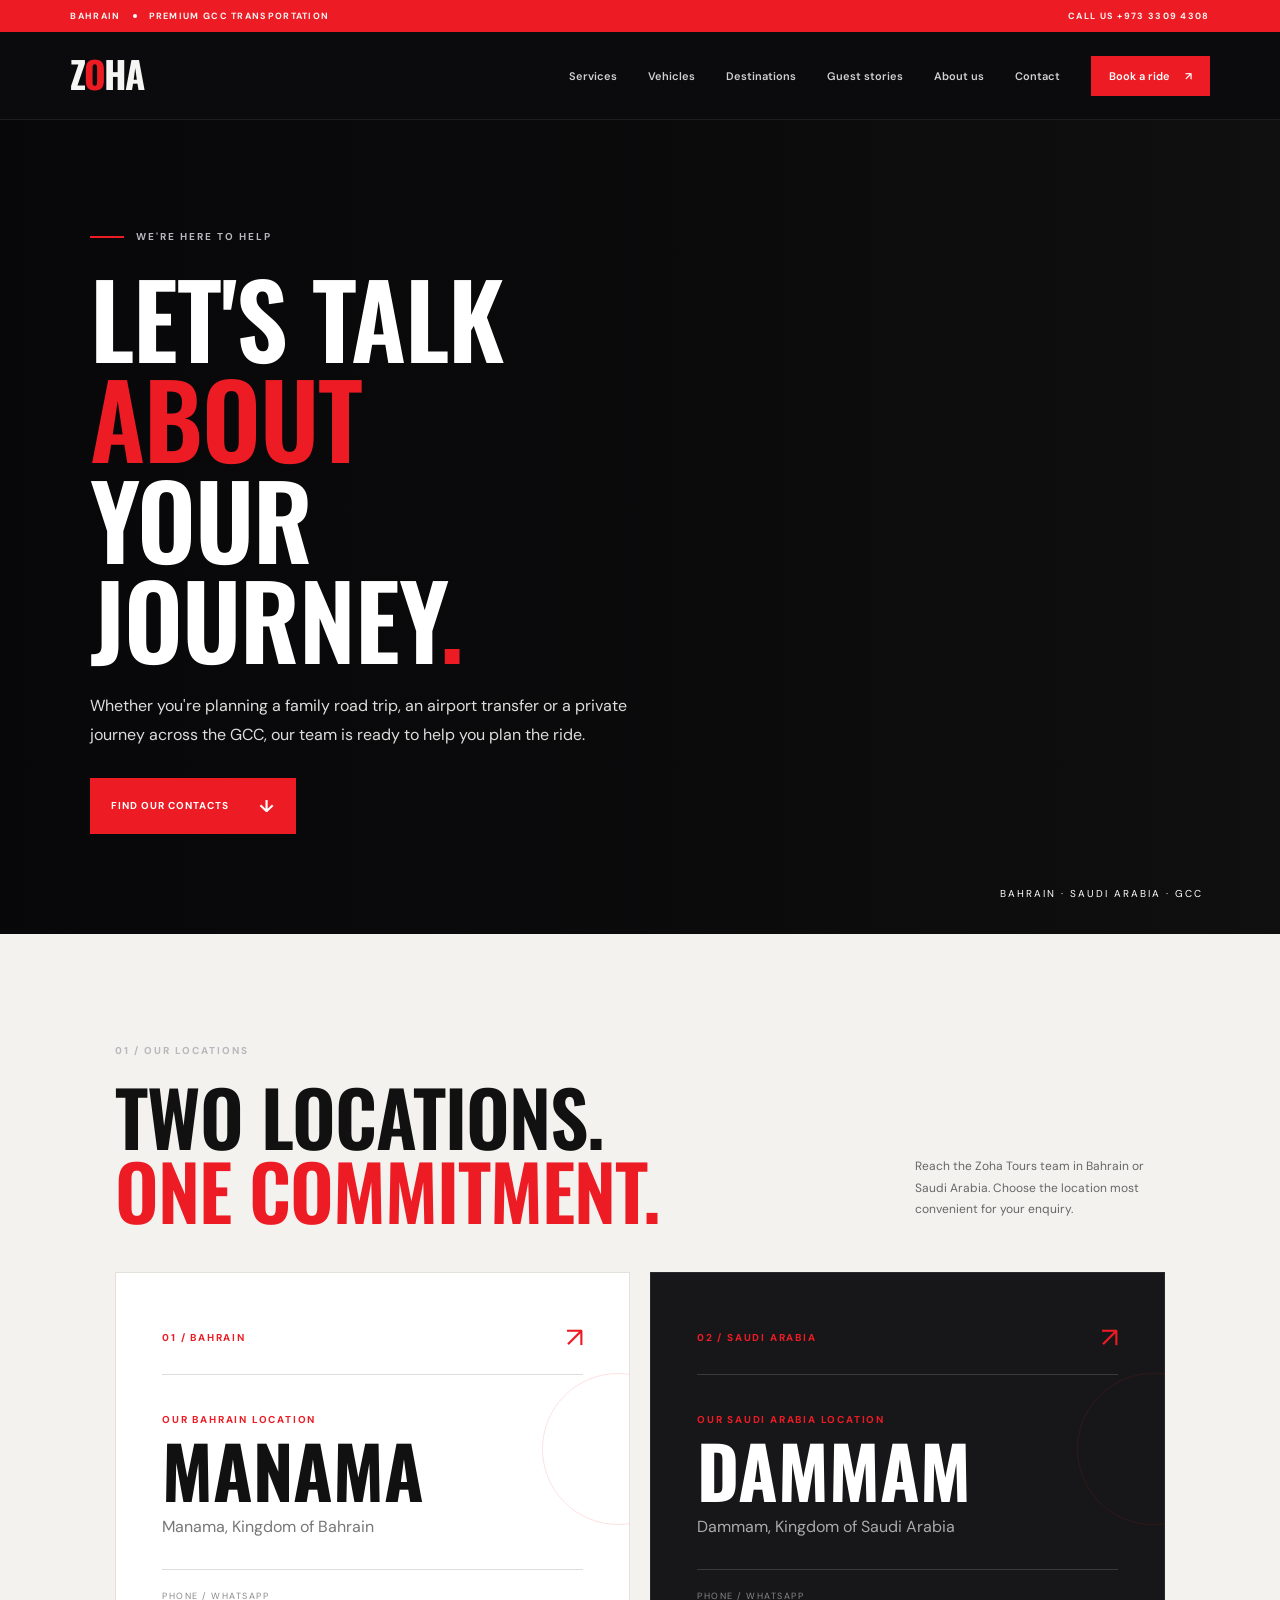
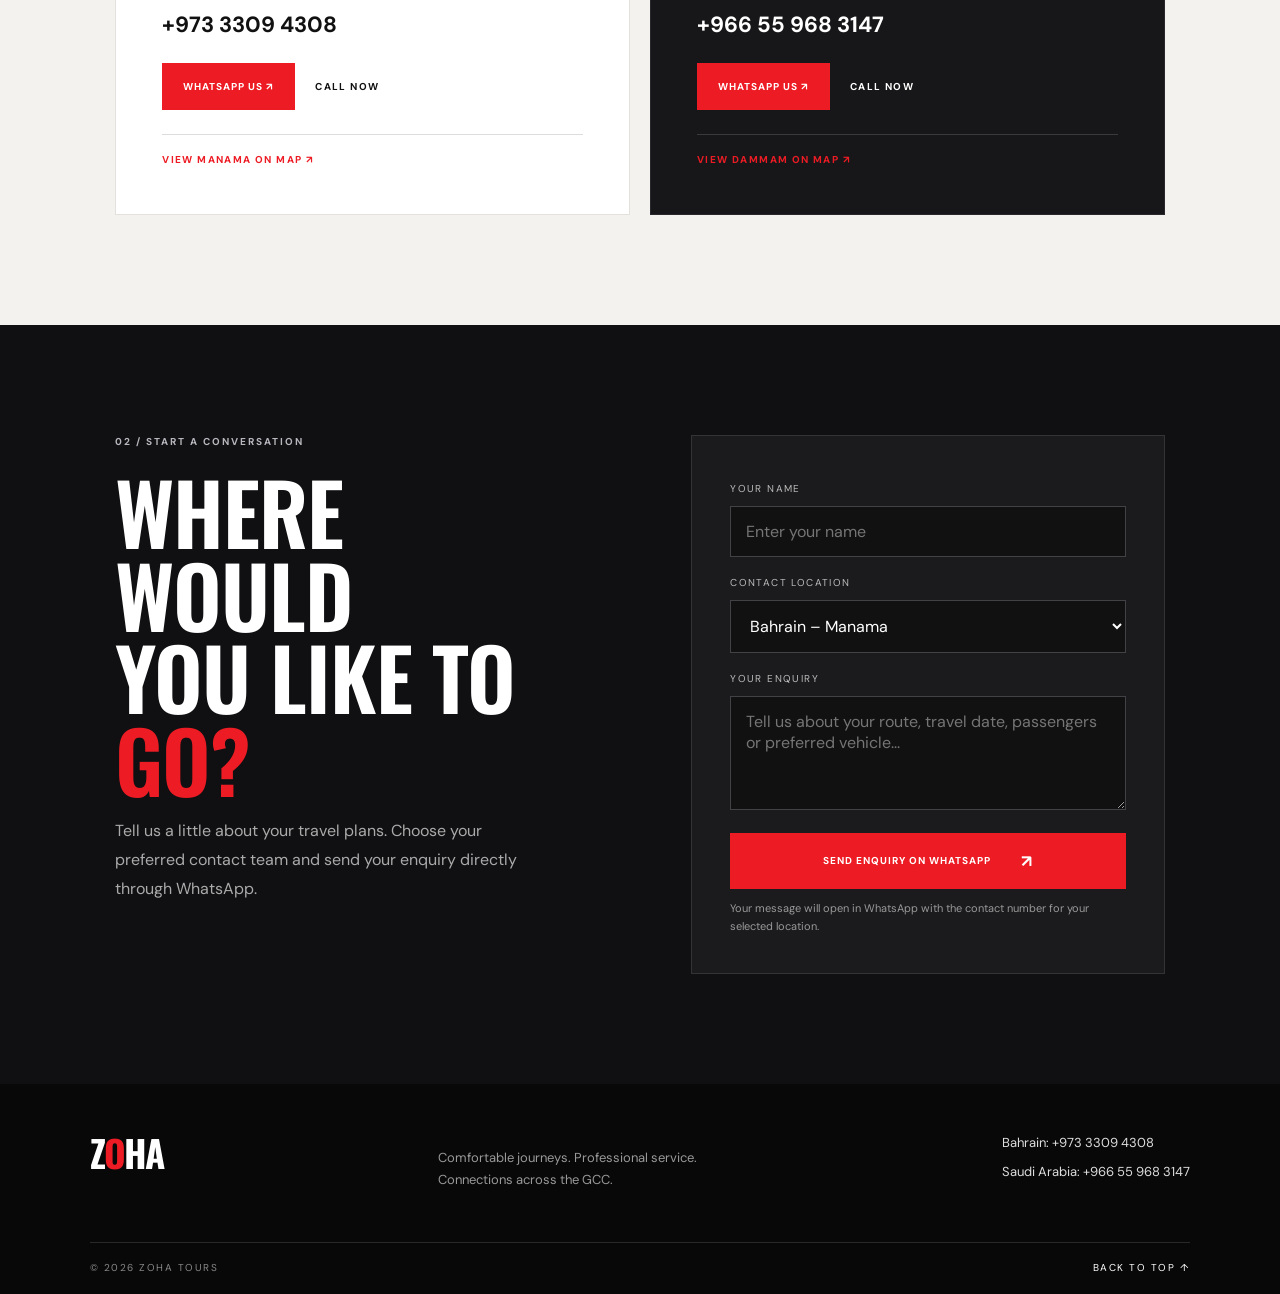
<file: contact.html>
<!DOCTYPE html>
<html lang="en">
<head>
  <meta charset="UTF-8">
  <meta name="viewport" content="width=device-width, initial-scale=1.0">
  <meta name="description" content="Contact Zoha Tours in Manama, Bahrain or Dammam, Saudi Arabia for private SUV transfers and GCC journeys.">
  <meta name="theme-color" content="#0b0b0d">
  <title>Contact Zoha Tours | Bahrain & Saudi Arabia</title>
  <link rel="preconnect" href="https://fonts.googleapis.com">
  <link rel="preconnect" href="https://fonts.gstatic.com" crossorigin>
  <link href="https://fonts.googleapis.com/css2?family=DM+Sans:wght@400;500;600;700&family=Oswald:wght@400;500;600;700&display=swap" rel="stylesheet">
  <link rel="stylesheet" href="style.css">
  <link rel="stylesheet" href="contact.css">
</head>
<body>
  <div class="topline"><span>BAHRAIN</span><span class="topline-dot"></span><span>PREMIUM GCC TRANSPORTATION</span><span class="topline-right">CALL US <a href="tel:+97333094308">+973 3309 4308</a></span></div>
  <header class="site-header" id="top">
    <a class="brand" href="index.html" aria-label="Zoha Tours home"><span class="brand-mark">Z<span>O</span>HA</span><span class="brand-sub"></span></a>
    <button class="menu-toggle" aria-label="Open navigation" aria-expanded="false"><span></span><span></span></button>
    <nav class="main-nav" aria-label="Main navigation">
      <a href="index.html#services">Services</a><a href="index.html#fleet">Vehicles</a><a href="index.html#destinations">Destinations</a><a href="index.html#testimonials">Guest stories</a><a href="about.html">About us</a><a href="contact.html" aria-current="page">Contact</a><a class="nav-cta" href="index.html#booking">Book a ride <span>↗</span></a>
    </nav>
  </header>
  <main>
    <section class="contact-hero">
      <div class="contact-hero-image"></div><div class="contact-hero-shade"></div>
      <div class="contact-hero-content reveal">
        <p class="eyebrow"><span class="eyebrow-line"></span> WE'RE HERE TO HELP</p>
        <h1>LET'S TALK<br><em>ABOUT</em><br>YOUR JOURNEY<span class="red-dot">.</span></h1>
        <p>Whether you're planning a family road trip, an airport transfer or a private journey across the GCC, our team is ready to help you plan the ride.</p>
        <a class="button button-red" href="#locations">FIND OUR CONTACTS <span>↓</span></a>
      </div>
      <div class="contact-hero-caption">BAHRAIN · SAUDI ARABIA · GCC</div>
    </section>

    <section class="contact-main section-pad" id="locations">
      <div class="section-heading reveal">
        <div><div class="section-kicker">01 / OUR LOCATIONS</div><h2 class="display-title">TWO LOCATIONS.<br><span class="red-text">ONE COMMITMENT.</span></h2></div>
        <p>Reach the Zoha Tours team in Bahrain or Saudi Arabia. Choose the location most convenient for your enquiry.</p>
      </div>
      <div class="contact-location-grid">
        <article class="contact-location-card reveal">
          <div class="contact-card-top"><span class="contact-country">01 / BAHRAIN</span><span class="contact-symbol">↗</span></div>
          <p class="contact-city-label">OUR BAHRAIN LOCATION</p><h3>MANAMA</h3>
          <p class="contact-address">Manama, Kingdom of Bahrain</p>
          <div class="contact-detail"><span>PHONE / WHATSAPP</span><a href="tel:+97333094308">+973 3309 4308</a></div>
          <div class="contact-actions"><a class="button button-red" href="https://wa.me/97333094308?text=Hello%20Zoha%20Tours%2C%20I%20have%20an%20enquiry%20from%20Manama%2C%20Bahrain.">WHATSAPP US ↗</a><a class="contact-call" href="tel:+97333094308">CALL NOW</a></div>
          <a class="contact-map-link" href="https://www.google.com/maps/search/?api=1&query=Manama%2C%20Bahrain" target="_blank" rel="noopener">VIEW MANAMA ON MAP ↗</a>
        </article>
        <article class="contact-location-card contact-location-saudi reveal">
          <div class="contact-card-top"><span class="contact-country">02 / SAUDI ARABIA</span><span class="contact-symbol">↗</span></div>
          <p class="contact-city-label">OUR SAUDI ARABIA LOCATION</p><h3>DAMMAM</h3>
          <p class="contact-address">Dammam, Kingdom of Saudi Arabia</p>
          <div class="contact-detail"><span>PHONE / WHATSAPP</span><a href="tel:+966559683147">+966 55 968 3147</a></div>
          <div class="contact-actions"><a class="button button-red" href="https://wa.me/966559683147?text=Hello%20Zoha%20Tours%2C%20I%20have%20an%20enquiry%20from%20Dammam%2C%20Saudi%20Arabia.">WHATSAPP US ↗</a><a class="contact-call" href="tel:+966559683147">CALL NOW</a></div>
          <a class="contact-map-link" href="https://www.google.com/maps/search/?api=1&query=Dammam%2C%20Saudi%20Arabia" target="_blank" rel="noopener">VIEW DAMMAM ON MAP ↗</a>
        </article>
      </div>
    </section>

    <section class="contact-enquiry section-pad">
      <div class="contact-enquiry-copy reveal"><div class="section-kicker">02 / START A CONVERSATION</div><h2 class="display-title">WHERE WOULD<br>YOU LIKE TO <span class="red-text">GO?</span></h2><p>Tell us a little about your travel plans. Choose your preferred contact team and send your enquiry directly through WhatsApp.</p></div>
      <form class="contact-form reveal" id="contactEnquiry">
        <label for="contactName">YOUR NAME</label><input id="contactName" name="name" placeholder="Enter your name" required>
        <label for="contactLocation">CONTACT LOCATION</label><select id="contactLocation" name="location"><option value="Bahrain">Bahrain – Manama</option><option value="Saudi Arabia">Saudi Arabia – Dammam</option></select>
        <label for="contactJourney">YOUR ENQUIRY</label><textarea id="contactJourney" name="message" rows="4" placeholder="Tell us about your route, travel date, passengers or preferred vehicle..." required></textarea>
        <button class="button button-red" type="submit">SEND ENQUIRY ON WHATSAPP <span>↗</span></button>
        <small>Your message will open in WhatsApp with the contact number for your selected location.</small>
      </form>
    </section>
  </main>
  <footer class="site-footer">
    <div class="footer-main"><a class="brand" href="index.html"><span class="brand-mark">Z<span>O</span>HA</span><span class="brand-sub"></span></a><p>Comfortable journeys. Professional service. Connections across the GCC.</p><div class="footer-contact"><a href="tel:+97333094308">Bahrain: +973 3309 4308</a><a href="tel:+966559683147">Saudi Arabia: +966 55 968 3147</a></div></div>
    <div class="footer-bottom"><span>© <span id="year"></span> ZOHA TOURS</span><a href="#top">BACK TO TOP ↑</a></div>
  </footer>
  <script src="script.js"></script>
  <script>
    document.getElementById('contactEnquiry')?.addEventListener('submit', function(e) {
      e.preventDefault();
      if (!this.reportValidity()) return;
      const data = new FormData(this);
      const isBahrain = data.get('location') === 'Bahrain';
      const number = isBahrain ? '97333094308' : '966559683147';
      const label = isBahrain ? 'Bahrain – Manama' : 'Saudi Arabia – Dammam';
      const text = `Hello Zoha Tours, I would like to make an enquiry.\nName: ${data.get('name')}\nContact location: ${label}\nEnquiry: ${data.get('message')}`;
      window.open(`https://wa.me/${number}?text=${encodeURIComponent(text)}`, '_blank', 'noopener,noreferrer');
    });
  </script>
</body>
</html>
</file>
<file: style.css>
:root{--red:#ed1c24;--red-dark:#b90e17;--black:#0b0b0d;--ink:#151518;--muted:#77777e;--white:#f5f5f3;--line:rgba(255,255,255,.16);--font:'DM Sans',sans-serif;--display:'Oswald',sans-serif}
*{box-sizing:border-box}html{scroll-behavior:smooth;scroll-padding-top:90px}body{margin:0;background:var(--black);color:var(--white);font-family:var(--font);-webkit-font-smoothing:antialiased}a{color:inherit;text-decoration:none}button,input,select,textarea{font:inherit}.topline{height:32px;padding:0 5.5%;display:flex;align-items:center;gap:12px;background:var(--red);font-size:9px;font-weight:700;letter-spacing:1.3px}.topline a{font-weight:700}.topline-dot{height:4px;width:4px;border-radius:50%;background:#fff}.topline-right{margin-left:auto}.site-header{height:88px;padding:0 5.5%;display:flex;align-items:center;justify-content:space-between;background:#0b0b0d;position:sticky;top:0;z-index:20;border-bottom:1px solid rgba(255,255,255,.08)}.brand{display:flex;flex-direction:column;line-height:1}.brand-mark{font-family:var(--display);font-size:37px;font-weight:700;letter-spacing:-2px}.brand-mark span{color:var(--red)}.brand-sub{font-size:8px;letter-spacing:2.2px;margin-top:4px;color:#b9b9bd}.main-nav{display:flex;align-items:center;gap:31px;font-size:11px;font-weight:600;color:#d0d0d3}.main-nav>a:not(.nav-cta):hover,.footer a:hover{color:var(--red)}.nav-cta{background:var(--red);padding:13px 18px;color:#fff}.nav-cta span{margin-left:12px}.menu-toggle{display:none;background:none;border:0}.hero{height:min(790px,calc(100vh - 120px));min-height:640px;position:relative;overflow:hidden;background:#17191d}.hero-image{position:absolute;inset:0;background-image:url('assets/land-cruiser-hero.png');background-size:cover;background-position:center 57%;filter:saturate(.7)}.hero-shade{position:absolute;inset:0;background:linear-gradient(90deg,rgba(4,5,7,.94) 0%,rgba(4,5,7,.72) 43%,rgba(4,5,7,.08) 100%),linear-gradient(0deg,rgba(4,5,7,.75),transparent 35%)}.hero-content{position:absolute;left:9%;top:14%;max-width:670px}.eyebrow,.section-kicker{font-size:10px;font-weight:700;letter-spacing:2px;color:#b7b7bd}.eyebrow{display:flex;align-items:center;gap:12px}.eyebrow-line{width:34px;height:2px;background:var(--red)}h1,.display-title{font-family:var(--display);font-weight:600;letter-spacing:-1px;line-height:.98;margin:28px 0 20px}h1{font-size:clamp(72px,10vw,145px)}h1 em{font-style:normal;color:var(--red)}.red-dot{color:var(--red)}.hero-copy{max-width:390px;color:#c8c8cb;font-size:14px;line-height:1.8}.hero-actions{display:flex;align-items:center;gap:28px;margin-top:32px}.button{border:0;display:inline-flex;align-items:center;justify-content:space-between;gap:30px;padding:17px 21px;font-size:10px;font-weight:700;letter-spacing:1px;cursor:pointer;transition:.25s}.button-red{background:var(--red);color:#fff}.button-red:hover{background:#fff;color:#111;transform:translateY(-2px)}.button span{font-size:17px}.text-link{font-size:10px;font-weight:700;letter-spacing:1px}.text-link span{color:var(--red);padding-left:9px}.hero-side-note{position:absolute;right:4%;top:42%;writing-mode:vertical-rl;font-size:9px;letter-spacing:2px;color:#ddd}.hero-side-note span{color:var(--red);padding:9px 0}.hero-bottom{position:absolute;bottom:0;left:0;right:0;padding:23px 9%;display:flex;align-items:center;border-top:1px solid rgba(255,255,255,.2);background:rgba(5,5,7,.35)}.hero-bottom>div:first-child{display:flex;align-items:center;gap:13px}.hero-bottom strong{font-family:var(--display);font-size:42px}.hero-bottom strong span{color:var(--red)}.hero-bottom small{font-size:8px;line-height:1.5;letter-spacing:1px;color:#c5c5c8}.hero-bottom-center{margin:auto;font-family:var(--display);font-size:17px;letter-spacing:2px}.hero-bottom-center b{color:var(--red);padding:0 12px}.scroll-cue{font-size:8px;letter-spacing:1.5px;color:#bbb}.scroll-cue span{display:inline-block;width:25px;height:1px;background:var(--red);vertical-align:middle;margin-right:9px}
.section-pad{padding:110px 9%}.intro{background:#f0f0ee;color:#111}.intro-grid{display:grid;grid-template-columns:1.15fr .85fr;gap:9%;align-items:end}.display-title{font-size:clamp(46px,6.6vw,88px);margin:22px 0 0}.outline-text{-webkit-text-stroke:1px #151518;color:transparent}.intro-copy{max-width:470px;padding-bottom:8px}.lead{font-size:22px;line-height:1.45;font-weight:600}.intro-copy>p:not(.lead){font-size:13px;line-height:1.9;color:#626267}.under-link{display:inline-block;margin-top:24px;padding-bottom:9px;border-bottom:1px solid var(--red);font-size:9px;font-weight:700;letter-spacing:1.2px}.under-link span{color:var(--red);margin-left:20px}.services{background:#101012}.section-heading{display:flex;justify-content:space-between;align-items:end;margin-bottom:44px}.section-heading .display-title{font-size:clamp(44px,6vw,76px)}.red-text{color:var(--red)}.section-heading>p{max-width:250px;font-size:12px;line-height:1.8;color:#9b9ba1;margin:0 0 7px}.service-grid{display:grid;grid-template-columns:repeat(4,1fr);border-top:1px solid var(--line);border-bottom:1px solid var(--line)}.service-card{min-height:300px;padding:25px 22px 24px;border-right:1px solid var(--line);position:relative;transition:background .3s}.service-card:first-child{border-left:1px solid var(--line)}.service-card:hover{background:#1b1b1f}.service-number{font-size:9px;color:#888;letter-spacing:1px}.service-icon{font-size:27px;color:var(--red);margin-top:30px}.service-card h3{font-family:var(--display);font-size:25px;line-height:1.12;margin:18px 0 12px}.service-card p{font-size:11px;line-height:1.7;color:#9999a0;min-height:58px}.service-card>a{position:absolute;bottom:23px;font-size:8px;font-weight:700;letter-spacing:1px;color:#fff}.service-card>a:hover{color:var(--red)}.fleet{background:#e9e9e7;color:#111}.fleet .section-heading>p{color:#68686d}.fleet-feature{height:490px;position:relative;overflow:hidden;background:#222}.fleet-feature:after{content:"";position:absolute;inset:0;background:linear-gradient(90deg,rgba(0,0,0,.72),transparent 80%)}.fleet-feature img{width:100%;height:100%;object-fit:cover;object-position:center 55%;display:block}.fleet-overlay{position:absolute;z-index:1;left:6%;top:16%;color:#fff}.fleet-label{font-size:9px;letter-spacing:2px;color:#ddd}.fleet-overlay h3{font-family:var(--display);font-size:clamp(38px,5vw,65px);line-height:1;margin:20px 0 25px}.button-light{background:#fff;color:#111}.button-light:hover{background:var(--red);color:#fff}.fleet-note{display:flex;justify-content:space-between;padding-top:18px;font-size:8px;font-weight:700;letter-spacing:1px;color:#555}.destinations{background:#111113}.destinations-head{display:flex;justify-content:space-between;align-items:end;margin:18px 0 48px}.destinations-head .display-title{font-size:clamp(48px,6.5vw,85px)}.destinations-head>p{max-width:290px;font-size:12px;line-height:1.9;color:#aaa;margin-bottom:8px}.destination-item{display:grid;grid-template-columns:60px 1fr 220px 35px;align-items:center;padding:22px 0;border-top:1px solid var(--line);transition:padding .25s}.destination-item:last-child{border-bottom:1px solid var(--line)}.destination-item:hover{padding-left:12px}.destination-index{font-size:10px;color:var(--red)}.destination-name{font-family:var(--display);font-size:clamp(22px,3vw,35px);letter-spacing:.5px}.destination-tag{font-size:8px;letter-spacing:1.2px;color:#888}.destination-arrow{font-size:22px;color:var(--red);text-align:right}.promise{display:grid;grid-template-columns:1fr 1fr;background:#e9e9e7;color:#111;min-height:620px}.promise-image{background:url('assets/gmc-red-suv-promise.jpg') center/cover;min-height:620px}.promise-content{padding:90px 12%}.promise-content .display-title{font-size:clamp(48px,5.5vw,72px)}.promise-points{margin-top:45px}.promise-points>div{display:flex;gap:20px;padding:17px 0;border-top:1px solid #c9c9c7}.promise-points>div>span{font-size:9px;color:var(--red);padding-top:3px}.promise-points p{margin:0;display:flex;flex-direction:column;gap:6px}.promise-points b{font-size:10px;letter-spacing:1px}.promise-points small{font-size:11px;color:#777}.booking{display:grid;grid-template-columns:.9fr 1.1fr;gap:10%;background:#f0f0ee;color:#111}.booking-copy .display-title{font-size:clamp(55px,7vw,90px)}.booking-copy>p{font-size:13px;line-height:1.9;color:#666;max-width:370px;margin-top:28px}.booking-contact{margin-top:45px;display:flex;flex-direction:column;gap:8px}.booking-contact span,.form-heading,.footer-label{font-size:8px;letter-spacing:1.5px;color:#777;font-weight:700}.booking-contact a{font-family:var(--display);font-size:25px}.booking-form{background:#fff;padding:35px;box-shadow:0 20px 60px rgba(0,0,0,.06)}.form-heading{display:flex;justify-content:space-between;margin-bottom:28px;color:var(--red)}.booking-form label{display:flex;flex-direction:column;gap:9px;font-size:10px;font-weight:700;margin-bottom:19px}.booking-form input,.booking-form select,.booking-form textarea{width:100%;border:0;border-bottom:1px solid #d7d7d5;background:transparent;padding:11px 0;color:#222;outline:none;font-size:12px;border-radius:0}.booking-form input:focus,.booking-form select:focus,.booking-form textarea:focus{border-color:var(--red)}.booking-form textarea{resize:vertical}.booking-form input::placeholder,.booking-form textarea::placeholder{color:#aaa}.form-row{display:grid;grid-template-columns:1fr 1fr;gap:22px}.optional{color:#999;font-weight:400}.submit-button{width:100%;margin-top:5px}.form-disclaimer{font-size:9px;color:#888;line-height:1.6;margin-bottom:0}.footer{background:#09090b;padding:70px 9% 22px}.footer-top{display:flex;justify-content:space-between;padding-bottom:60px}.footer-brand .brand-mark{font-size:44px}.footer-tagline{font-family:var(--display);font-size:31px;line-height:1.05;margin-top:35px}.footer-links{display:flex;gap:100px}.footer-links>div{display:flex;flex-direction:column;gap:14px;font-size:11px;color:#b9b9bd}.footer-label{color:var(--red);margin-bottom:8px}.footer-bottom{border-top:1px solid var(--line);padding-top:20px;display:flex;justify-content:space-between;font-size:8px;letter-spacing:1px;color:#777}.footer-bottom a{color:#ddd}.whatsapp-float{position:fixed;z-index:30;right:22px;bottom:22px;background:#1ebc60;color:#fff;border-radius:40px;padding:13px 18px;display:flex;align-items:center;gap:9px;box-shadow:0 8px 28px rgba(0,0,0,.25);font-size:9px;letter-spacing:1px}.whatsapp-float span{font-size:17px}.reveal{opacity:0;transform:translateY(24px);transition:opacity .7s ease,transform .7s ease}.reveal.visible{opacity:1;transform:translateY(0)}
@media(max-width:900px){.main-nav{gap:17px}.service-grid{grid-template-columns:repeat(2,1fr)}.service-card:nth-child(3){border-left:1px solid var(--line)}.service-card:nth-child(n+3){border-top:1px solid var(--line)}.promise-content{padding:70px 9%}.footer-links{gap:45px}}
@media(max-width:680px){.topline{padding:0 5%;font-size:7px}.topline-right{font-size:0}.topline-right a{font-size:9px}.site-header{height:72px;padding:0 5%}.brand-mark{font-size:31px}.menu-toggle{display:flex;flex-direction:column;gap:6px;padding:10px}.menu-toggle span{width:25px;height:2px;background:#fff}.main-nav{display:none;position:absolute;top:72px;left:0;right:0;background:#111;padding:22px 5% 28px;flex-direction:column;align-items:stretch;gap:0}.main-nav.open{display:flex}.main-nav>a{padding:14px 0;border-bottom:1px solid var(--line)}.main-nav .nav-cta{margin-top:15px;padding:15px}.hero{height:760px;min-height:650px}.hero-image{background-position:62% center}.hero-shade{background:linear-gradient(90deg,rgba(4,5,7,.9),rgba(4,5,7,.35)),linear-gradient(0deg,rgba(4,5,7,.8),transparent 55%)}.hero-content{left:7%;right:7%;top:15%}h1{font-size:clamp(68px,18vw,105px)}.hero-side-note{display:none}.hero-bottom{padding:18px 7%;flex-wrap:wrap;gap:15px}.hero-bottom strong{font-size:34px}.hero-bottom-center{font-size:13px}.scroll-cue{display:none}.section-pad{padding:75px 7%}.intro-grid,.booking{grid-template-columns:1fr;gap:35px}.display-title{font-size:clamp(48px,13vw,70px)}.lead{font-size:19px}.section-heading,.destinations-head{display:block}.section-heading>p,.destinations-head>p{margin-top:22px}.section-heading .display-title{font-size:clamp(42px,11vw,65px)}.service-grid{grid-template-columns:1fr 1fr}.service-card{padding:20px 14px;min-height:300px}.service-card h3{font-size:21px}.service-card p{font-size:10px}.fleet-feature{height:400px}.fleet-feature img{object-position:58% center}.fleet-overlay{left:7%;top:13%}.fleet-note{flex-direction:column;gap:10px}.destination-item{grid-template-columns:35px 1fr 25px;gap:8px;padding:19px 0}.destination-tag{display:none}.destination-name{font-size:22px}.promise{grid-template-columns:1fr}.promise-image{min-height:330px}.promise-content{padding:65px 7%}.promise-content .display-title{font-size:clamp(48px,12vw,68px)}.booking-form{padding:25px 20px}.form-row{gap:14px}.footer{padding:60px 7% 20px}.footer-top{display:block}.footer-links{margin-top:50px;gap:45px}.footer-bottom{flex-wrap:wrap;gap:15px}.footer-bottom span:first-child{width:100%}.whatsapp-float{right:14px;bottom:14px;padding:12px 15px}.whatsapp-float b{font-size:8px}}
@media(prefers-reduced-motion:reduce){html{scroll-behavior:auto}.reveal{opacity:1;transform:none;transition:none}*{animation-duration:.01ms!important;transition-duration:.01ms!important}}

/* Vehicle fleet carousel */
.fleet-collection{margin-top:72px}.fleet-collection-head{display:flex;align-items:end;justify-content:space-between;margin-bottom:25px}.fleet-label-dark{font-size:9px;letter-spacing:2px;color:#777}.fleet-collection-head h3{font-family:var(--display);font-size:clamp(32px,4.5vw,58px);line-height:1;margin:14px 0 0}.fleet-controls{display:flex;gap:9px}.fleet-arrow{width:46px;height:46px;border:1px solid #aaa;background:transparent;color:#111;font-size:21px;cursor:pointer;transition:.2s}.fleet-arrow:hover{background:var(--red);border-color:var(--red);color:#fff}.fleet-window{overflow-x:auto;scroll-behavior:smooth;scrollbar-width:none;cursor:grab}.fleet-window::-webkit-scrollbar{display:none}.fleet-window:active{cursor:grabbing}.fleet-track{display:flex;gap:18px;width:max-content;padding:2px 2px 12px}.vehicle-card{width:clamp(260px,28vw,350px);background:#fff;box-shadow:0 10px 35px rgba(0,0,0,.07);flex:0 0 auto;display:flex;flex-direction:column}.vehicle-card>img{width:100%;height:190px;object-fit:cover;display:block;background:#d4d4d2}.vehicle-card-body{padding:22px 22px 20px;display:flex;flex-direction:column;flex:1;min-height:205px}.vehicle-meta{display:flex;justify-content:space-between;gap:10px;color:var(--red);font-size:8px;font-weight:700;letter-spacing:1.3px}.vehicle-meta span+span{color:#888}.vehicle-card h4{font-family:var(--display);font-size:27px;margin:14px 0 7px}.vehicle-card p{font-size:11px;line-height:1.7;color:#777;margin:0 0 20px;min-height:38px}.vehicle-book{margin-top:auto;padding-top:14px;border-top:1px solid #e4e4e2;display:flex;justify-content:space-between;font-size:8px;font-weight:700;letter-spacing:1.1px}.vehicle-book b{color:var(--red);font-size:15px}.fleet-slider-hint{font-size:8px;letter-spacing:1.2px;color:#777;margin:12px 0 0}.fleet-slider-hint span{color:var(--red);padding:0 7px}
@media(max-width:680px){.fleet-collection{margin-top:52px}.fleet-collection-head{gap:15px}.fleet-controls{flex-shrink:0}.fleet-arrow{width:39px;height:39px}.vehicle-card{width:78vw}.vehicle-card>img{height:175px}.vehicle-card-body{padding:19px;min-height:195px}}
/* Seating-capacity filter */
.fleet-filters{display:flex;flex-wrap:wrap;gap:10px;margin:22px 0 24px}.fleet-filter{border:1px solid #c9c9c9;background:transparent;color:#161616;border-radius:3px;padding:12px 20px;font:inherit;font-weight:700;cursor:pointer;transition:background .2s,color .2s}.fleet-filter:hover,.fleet-filter.active{background:#db1f28;color:white;border-color:#db1f28}.vehicle-card[hidden]{display:none!important}.fleet-results{font-size:12px;letter-spacing:.08em;color:#666;margin-bottom:12px}

/* GCC route and campaign content refinements */
.destination-item .destination-name{font-size:clamp(20px,2.8vw,34px)}
.promise-points>div{align-items:flex-start}
@media(max-width:680px){
  .destination-item{grid-template-columns:34px 1fr 25px;gap:8px}
  .destination-item .destination-tag{grid-column:2;grid-row:2;margin-top:4px}
  .destination-arrow{grid-column:3;grid-row:1 / span 2}
}

/* Bilingual guest testimonial section */
.testimonials{background:#111113;color:#f7f7f7}
.testimonials .section-heading>p{color:#aaa;max-width:340px}
.testimonial-intro{display:flex;align-items:center;gap:22px;flex-wrap:wrap;margin:28px 0 34px;padding:22px 24px;border-left:3px solid #ed1c24;background:#19191c}
.testimonial-intro>p{margin:0;color:#eee;font-size:16px}
.testimonial-arabic{font-family:Arial,sans-serif;direction:rtl;text-align:right;line-height:1.8;color:#d0d0d0}
.testimonial-intro .testimonial-arabic{margin-left:auto}
.testimonial-stars{color:#f3b63f;letter-spacing:3px;font-size:15px;white-space:nowrap}
.testimonial-grid{display:grid;grid-template-columns:repeat(3,minmax(0,1fr));gap:16px}
.testimonial-card{background:#1b1b1f;border:1px solid #333338;padding:26px;display:flex;flex-direction:column;min-height:340px}
.testimonial-card-top{display:flex;justify-content:space-between;align-items:center;gap:10px;flex-wrap:wrap}
.testimonial-route{font-size:10px;letter-spacing:1.2px;color:#ff454b;font-weight:700}
.testimonial-quote{font-size:17px;line-height:1.75;color:#f2f2f2;margin:26px 0 16px}
.testimonial-card .testimonial-arabic{font-size:15px;margin:0 0 24px}
.testimonial-author{display:flex;align-items:center;gap:12px;margin-top:auto;padding-top:18px;border-top:1px solid #37373b}
.testimonial-avatar{width:40px;height:40px;border-radius:50%;background:#ed1c24;color:white;display:grid;place-items:center;font-weight:700}
.testimonial-author b,.testimonial-author small{display:block}
.testimonial-author b{font-size:13px;color:#fff}
.testimonial-author small{font-size:11px;color:#aaa;margin-top:4px}
.testimonial-disclaimer{font-size:11px;color:#929297;line-height:1.6;margin:18px 0 0}
@media(max-width:900px){.testimonial-grid{grid-template-columns:1fr 1fr}}
@media(max-width:620px){.testimonial-grid{grid-template-columns:1fr}.testimonial-card{min-height:0;padding:22px}.testimonial-intro{align-items:flex-start;flex-direction:column;gap:12px}.testimonial-intro .testimonial-arabic{margin-left:0;width:100%}}

/* Ten-card bilingual testimonial carousel */
.testimonial-slider{overflow:hidden;position:relative;width:100%;padding:2px 0 12px}
.testimonial-grid{display:flex;gap:16px;width:max-content;transition:transform .55s ease;will-change:transform}
.testimonial-card{flex:0 0 clamp(280px,31vw,370px);width:clamp(280px,31vw,370px);min-height:390px}
.testimonial-controls{display:flex;align-items:center;justify-content:center;gap:22px;margin:12px 0 0}
.testimonial-controls span{font-size:10px;letter-spacing:1.5px;color:#aaa;text-align:center}
.testimonial-controls button{width:42px;height:42px;border:1px solid #555;border-radius:50%;background:transparent;color:#fff;font-size:22px;cursor:pointer}
.testimonial-controls button:hover{background:#ed1c24;border-color:#ed1c24}
@media(max-width:620px){.testimonial-card{flex-basis:min(84vw,340px);width:min(84vw,340px);min-height:390px}.testimonial-controls{gap:14px}}
</file>
<file: contact.css>
/* Dedicated Zoha Tours contact page */
.contact-hero{min-height:590px;position:relative;display:flex;align-items:center;overflow:hidden;background:#111}
.contact-hero-image{position:absolute;inset:0;background:url("https://images.unsplash.com/photo-1511919884226-fd3cad34687c?auto=format&fit=crop&w=2000&q=85") center 55%/cover no-repeat;filter:brightness(.62)}
.contact-hero-shade{position:absolute;inset:0;background:linear-gradient(90deg,rgba(7,7,9,.94),rgba(7,7,9,.62) 55%,rgba(7,7,9,.15))}
.contact-hero-content{position:relative;z-index:1;max-width:760px;padding:100px 7vw;color:#fff}
.contact-hero-content h1{font-family:Oswald,sans-serif;font-size:clamp(54px,8vw,104px);line-height:.98;letter-spacing:-1px;margin:24px 0}
.contact-hero-content h1 em{color:#ed1c24;font-style:normal}
.contact-hero-content>p:not(.eyebrow){max-width:550px;color:#ddd;line-height:1.8;margin-bottom:28px}
.contact-hero-caption{position:absolute;right:6vw;bottom:34px;color:#fff;font-size:10px;letter-spacing:2px;z-index:2}
.contact-main{background:#f4f2ef;color:#111}
.contact-main .section-heading>p{color:#666}
.contact-location-grid{display:grid;grid-template-columns:repeat(2,minmax(0,1fr));gap:20px;margin-top:42px}
.contact-location-card{background:#fff;padding:clamp(25px,4vw,46px);border:1px solid #e4e1dd;position:relative;overflow:hidden}
.contact-location-card:after{content:"";position:absolute;width:150px;height:150px;border:1px solid rgba(237,28,36,.13);border-radius:50%;right:-65px;top:100px}
.contact-location-saudi{background:#171719;color:#fff;border-color:#29292d}
.contact-card-top{display:flex;justify-content:space-between;align-items:center;border-bottom:1px solid #ddd;padding-bottom:18px}
.contact-location-saudi .contact-card-top{border-color:#3a3a3d}
.contact-country,.contact-city-label{font-size:10px;letter-spacing:1.8px;font-weight:700;color:#ed1c24}
.contact-symbol{font-size:28px;color:#ed1c24}
.contact-city-label{margin:38px 0 8px}
.contact-location-card h3{font-family:Oswald,sans-serif;font-size:clamp(48px,6vw,72px);line-height:1;margin:0 0 10px}
.contact-address{color:#777;margin:0 0 32px}
.contact-location-saudi .contact-address{color:#aaa}
.contact-detail{display:flex;flex-direction:column;gap:8px;border-top:1px solid #ddd;padding-top:20px}
.contact-location-saudi .contact-detail{border-color:#3a3a3d}
.contact-detail span{font-size:9px;letter-spacing:1.5px;color:#888}
.contact-detail a{font-size:22px;font-weight:700;color:inherit;text-decoration:none}
.contact-actions{display:flex;align-items:center;gap:20px;flex-wrap:wrap;margin:24px 0}
.contact-call,.contact-map-link{font-size:10px;letter-spacing:1.4px;font-weight:700;color:inherit;text-decoration:none}
.contact-map-link{display:inline-block;padding-top:18px;border-top:1px solid #ddd;width:100%;color:#ed1c24}
.contact-location-saudi .contact-map-link{border-color:#3a3a3d}
.contact-enquiry{display:grid;grid-template-columns:1fr 1fr;gap:8vw;background:#101012;color:#fff}
.contact-enquiry-copy p{max-width:440px;color:#aaa;line-height:1.8}
.contact-form{display:flex;flex-direction:column;gap:11px;background:#1b1b1e;padding:clamp(22px,4vw,38px);border:1px solid #333}
.contact-form label{font-size:10px;letter-spacing:1.4px;color:#bbb;margin-top:8px}
.contact-form input,.contact-form select,.contact-form textarea{width:100%;padding:14px 15px;background:#111;border:1px solid #414146;color:#fff;font:inherit;border-radius:0}
.contact-form textarea{resize:vertical}
.contact-form .button{margin-top:12px;justify-content:center;cursor:pointer}
.contact-form small{color:#999;font-size:11px;line-height:1.6}
.site-footer{background:#080809;color:#fff;padding:50px 7vw 20px}
.footer-main{display:flex;align-items:flex-start;justify-content:space-between;gap:28px;flex-wrap:wrap;padding-bottom:38px}
.footer-main>p{color:#999;max-width:290px;font-size:13px;line-height:1.7}
.footer-contact{display:flex;flex-direction:column;gap:12px}
.footer-contact a{color:#ddd;text-decoration:none;font-size:13px}
.footer-bottom{display:flex;justify-content:space-between;border-top:1px solid #29292c;padding-top:18px;color:#888;font-size:10px;letter-spacing:1.5px}
.footer-bottom a{color:#fff;text-decoration:none}
@media(max-width:760px){.contact-hero{min-height:540px}.contact-hero-content{padding:85px 7vw}.contact-location-grid,.contact-enquiry{grid-template-columns:1fr}.contact-enquiry{gap:34px}.contact-hero-caption{left:7vw;right:auto}.footer-main{flex-direction:column}}
</file>
